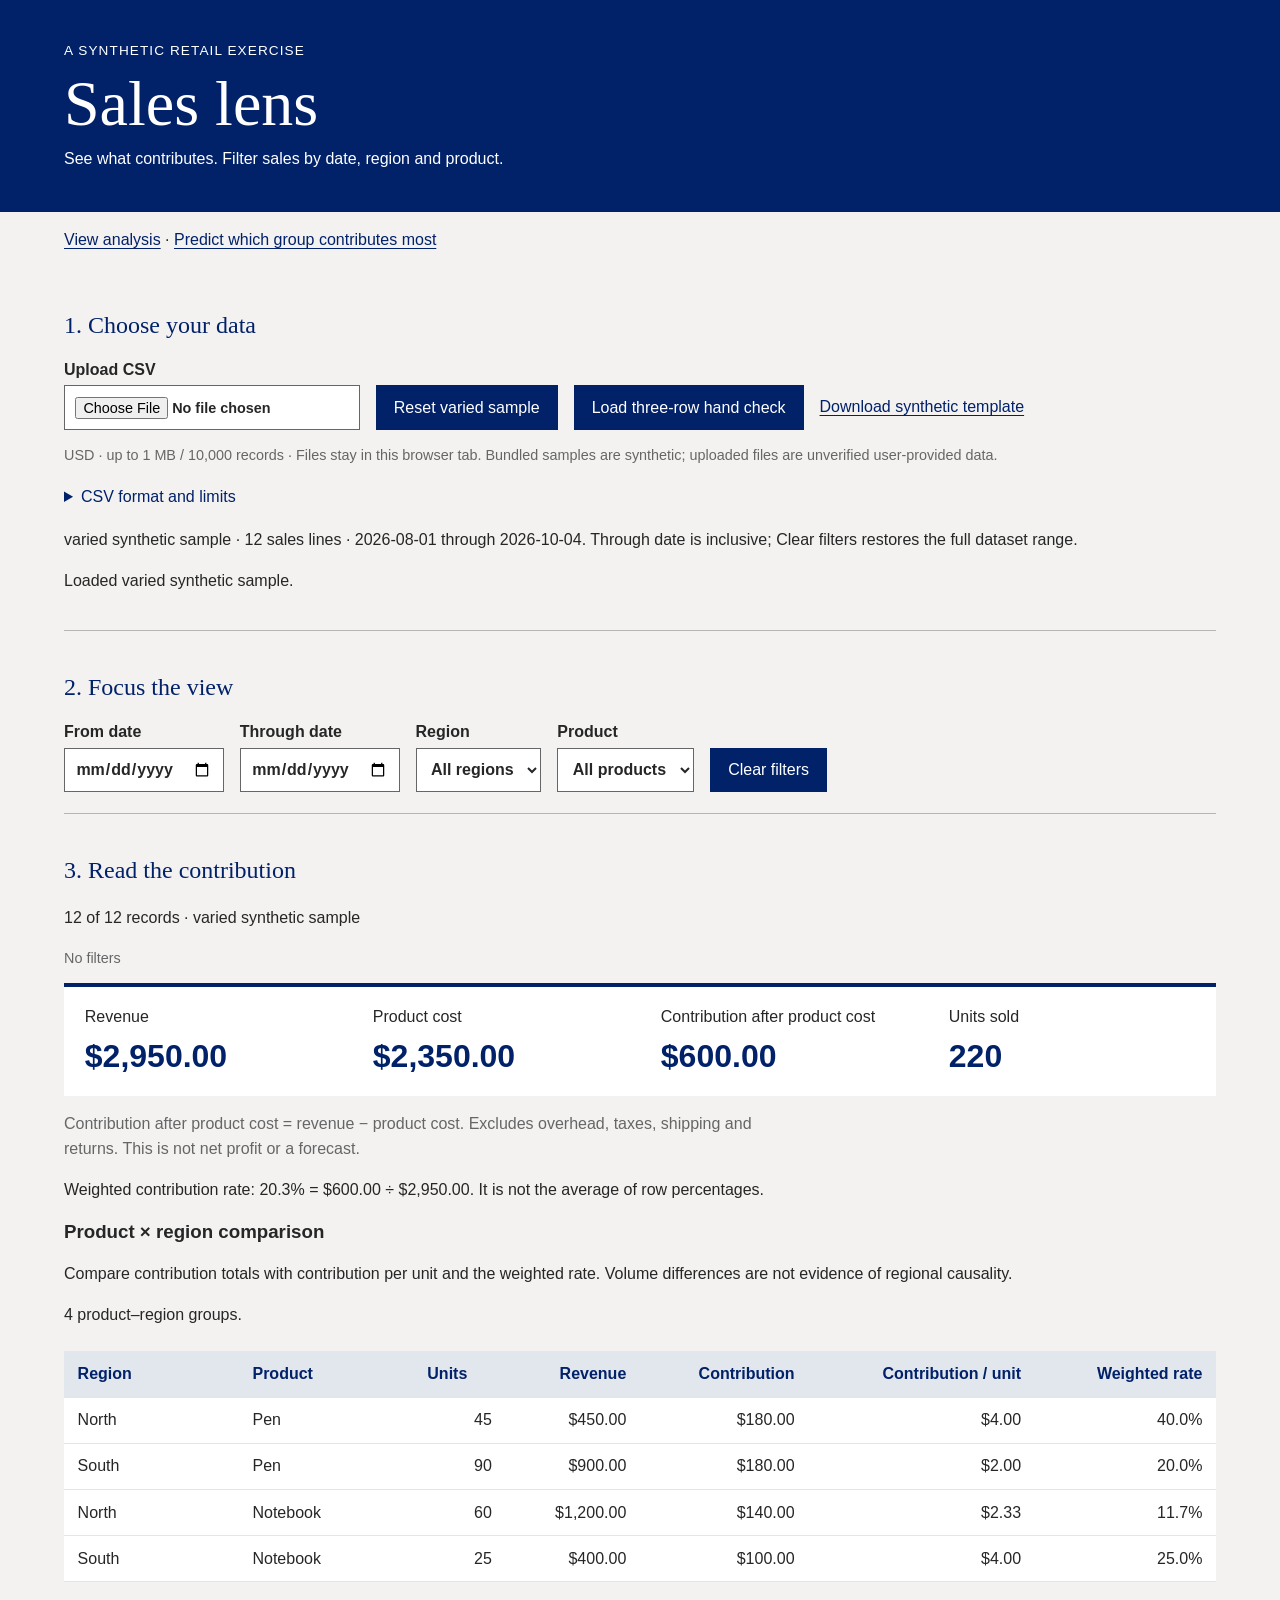
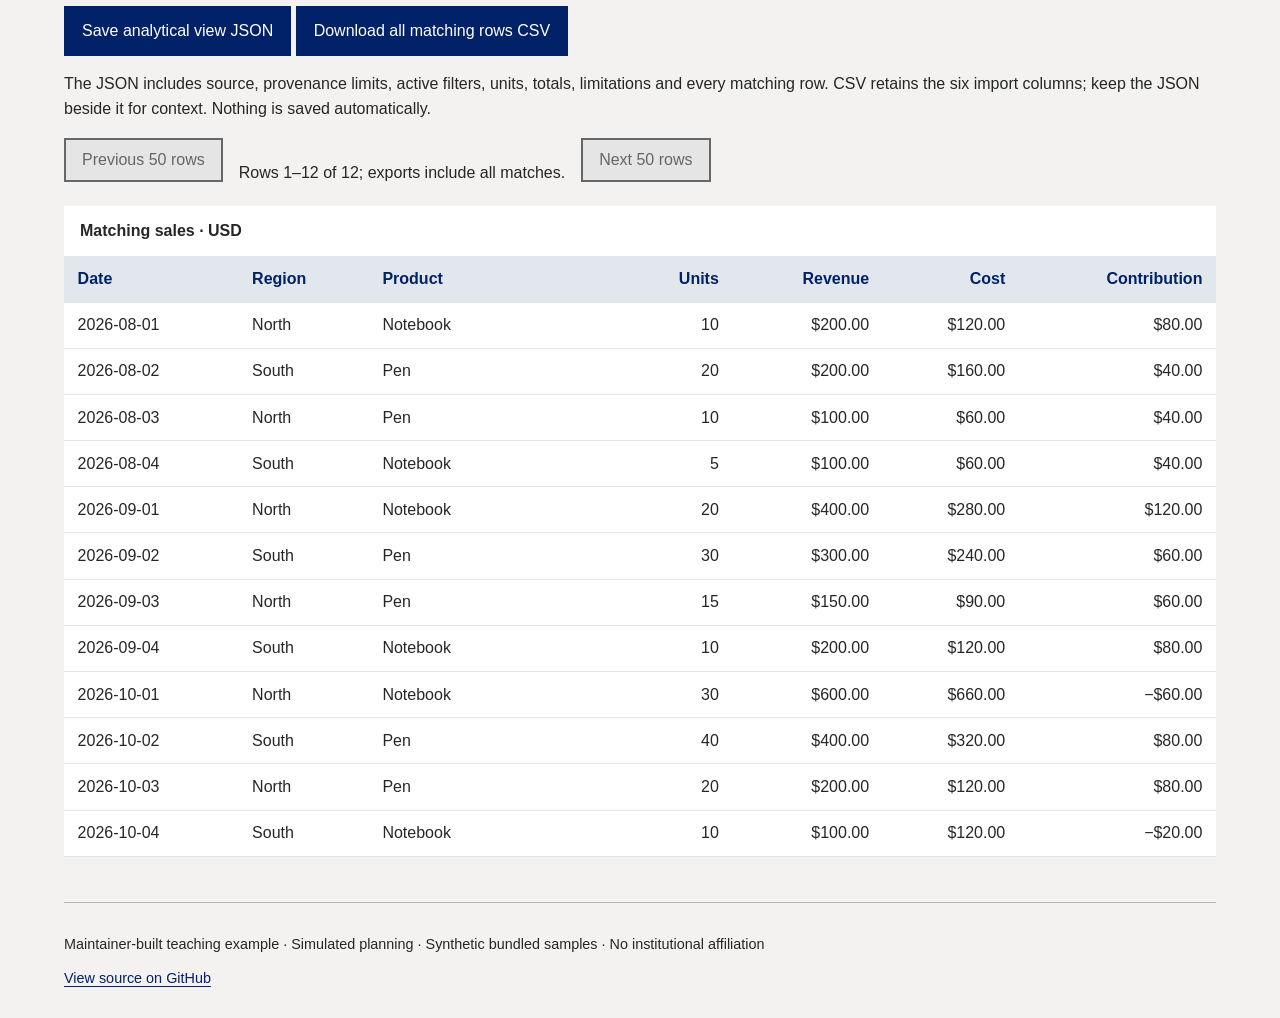
<file: app/index.html>
<!doctype html>
<html lang="en">
<head>
  <meta charset="utf-8">
  <meta name="viewport" content="width=device-width,initial-scale=1">
  <title>Sales lens</title>
  <link rel="stylesheet" href="./style.css?v=5">
  <script type="module" src="./app.js?v=4"></script>
</head>
<body>
  <header><p class="eyebrow">A synthetic retail exercise</p><h1>Sales lens</h1><p>See what contributes. Filter sales by date, region and product.</p></header>
  <main>
    <p><a href="#results-heading">View analysis</a> · <a href="./learn.html">Predict which group contributes most</a></p>
    <section aria-labelledby="data-heading">
      <h2 id="data-heading">1. Choose your data</h2>
      <div class="actions"><label class="file">Upload CSV <input id="upload" type="file" accept=".csv,text/csv" aria-describedby="format"></label><button id="demo" type="button">Reset varied sample</button><button id="hand-check" type="button">Load three-row hand check</button><a href="./template.csv" download>Download synthetic template</a></div>
      <p id="format" class="muted">USD · up to 1 MB / 10,000 records · Files stay in this browser tab. Bundled samples are synthetic; uploaded files are unverified user-provided data.</p>
      <details><summary>CSV format and limits</summary><p>Columns must be <code>date,region,product,quantity,unit_price,unit_cost</code> in that order. Use YYYY-MM-DD dates, whole quantities (0–1,000,000), and nonnegative unit amounts up to $1,000,000 with at most two decimals. Quote names containing commas or quotes. Every field is required; an invalid file is rejected as a whole. Each row is a sales line; there is no transaction ID. Identical rows may be legitimate separate sales and are all summed, never deduplicated.</p></details>
      <p id="coverage"></p><p id="status" role="status">Loading the dashboard…</p>
      <p id="error" role="alert" hidden></p>
    </section>
    <section aria-labelledby="filters-heading">
      <h2 id="filters-heading">2. Focus the view</h2>
      <form id="filters"><label>From date<input type="date" id="start"></label><label>Through date<input type="date" id="end"></label><label>Region<select id="region"><option value="">All regions</option></select></label><label>Product<select id="product"><option value="">All products</option></select></label><button type="reset">Clear filters</button></form>
      <p id="filter-error" role="alert" hidden>From date must be on or before through date.</p>
    </section>
    <section aria-labelledby="results-heading">
      <h2 id="results-heading" tabindex="-1">3. Read the contribution</h2>
      <p id="count" role="status"></p>
      <p id="active-filters" class="muted" role="status"></p>
      <p id="invalid-result" hidden>Results unavailable: correct the date range above. This is not a zero-sales result.</p><div id="valid-result"><div class="metrics"><div><span>Revenue</span><strong id="revenue">—</strong></div><div><span>Product cost</span><strong id="cost">—</strong></div><div><span>Contribution after product cost</span><strong id="profit">—</strong></div><div><span>Units sold</span><strong id="units">—</strong></div></div>
      <p class="note">Contribution after product cost = revenue − product cost. Excludes overhead, taxes, shipping and returns. This is not net profit or a forecast.</p>
      <p id="rate"></p><div id="empty" hidden><p id="empty-message"></p><button id="clear-empty" type="button">Clear these filters</button></div><h3>Product × region comparison</h3><p>Compare contribution totals with contribution per unit and the weighted rate. Volume differences are not evidence of regional causality.</p><p id="group-count"></p><div class="table-wrap" role="region" aria-label="Grouped contribution" tabindex="0"><table><thead><tr><th>Region</th><th>Product</th><th>Units</th><th>Revenue</th><th>Contribution</th><th>Contribution / unit</th><th>Weighted rate</th></tr></thead><tbody id="groups"></tbody></table></div><p><button id="export" type="button">Save analytical view JSON</button> <button id="export-csv" type="button">Download all matching rows CSV</button></p><p>The JSON includes source, provenance limits, active filters, units, totals, limitations and every matching row. CSV retains the six import columns; keep the JSON beside it for context. Nothing is saved automatically.</p><div class="actions"><button id="previous" type="button">Previous 50 rows</button><span id="page-status" role="status"></span><button id="next" type="button">Next 50 rows</button></div>
      <div class="table-wrap" role="region" aria-label="Sales records, scroll horizontally if needed" tabindex="0"><table><caption>Matching sales · USD</caption><thead><tr><th>Date</th><th>Region</th><th>Product</th><th>Units</th><th>Revenue</th><th>Cost</th><th>Contribution</th></tr></thead><tbody id="rows"></tbody></table></div></div>
    </section>
  </main>
  <footer><p>Maintainer-built teaching example · Simulated planning · Synthetic bundled samples · No institutional affiliation</p><a href="https://github.com/jordanmeyer/bab-trial-sales-2026-10-08">View source on GitHub</a></footer>
</body>
</html>
</file>
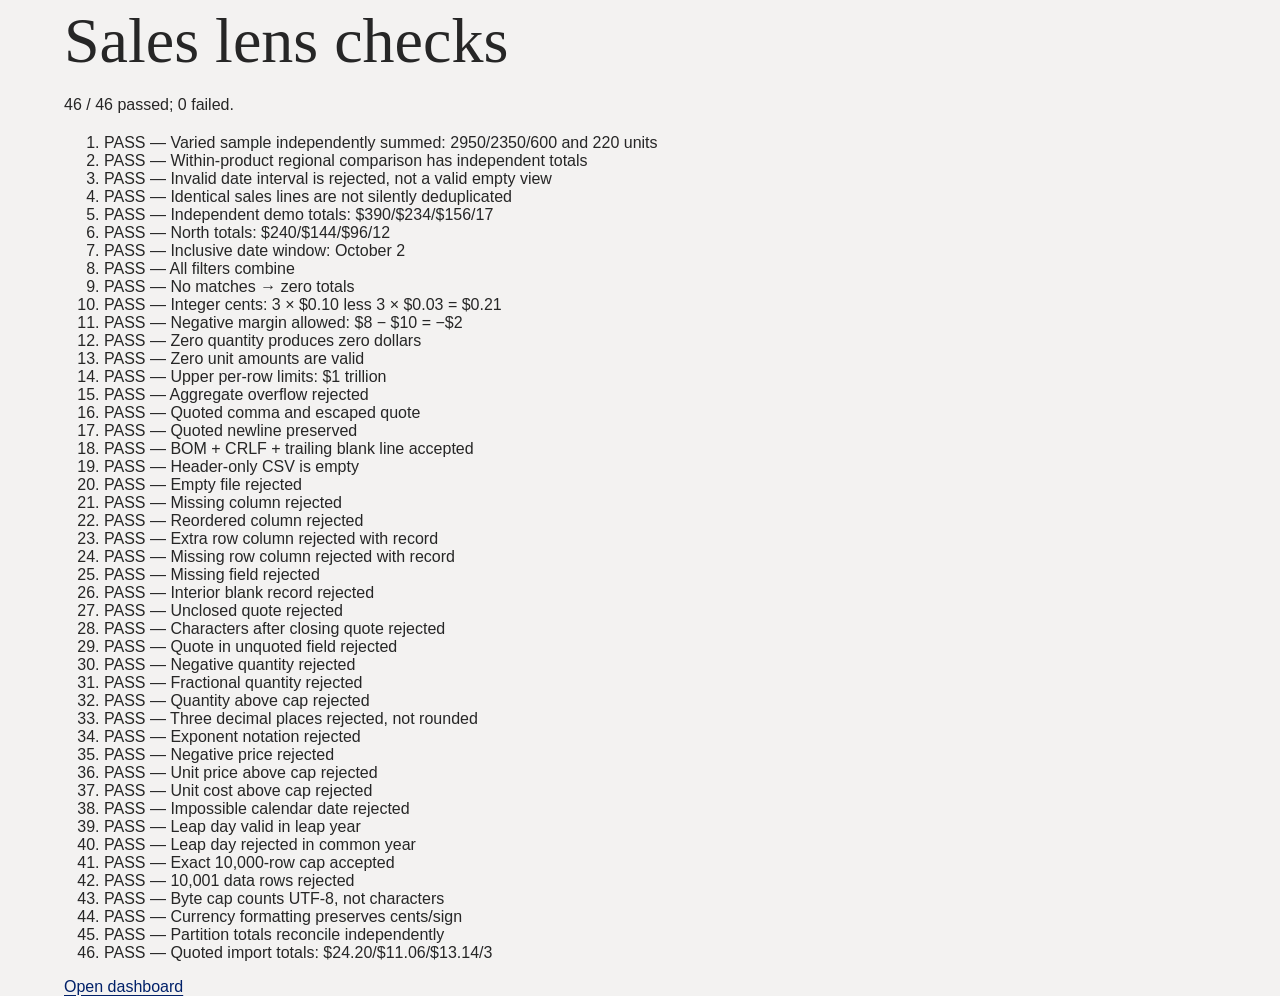
<file: tests/index.html>
<!doctype html>
<html lang="en"><head><meta charset="utf-8"><meta name="viewport" content="width=device-width,initial-scale=1"><title>Sales lens checks</title><link rel="stylesheet" href="../app/style.css"></head>
<body><main><h1>Sales lens checks</h1><p id="summary" role="status">Loading test modules. No pass has been established.</p><ol id="results"></ol><a href="../app/">Open dashboard</a></main>
<script type="module">
try {
  const { cases } = await import('./cases.js');
  let passed = 0;
  for (const [name, run] of cases) {
    const li = document.createElement('li');
    try { run(); passed++; li.textContent = `PASS — ${name}`; }
    catch (error) { li.textContent = `FAIL — ${name}: ${error.message}`; }
    document.querySelector('#results').append(li);
  }
  document.querySelector('#summary').textContent = `${passed} / ${cases.length} passed; ${cases.length - passed} failed.`;
} catch (error) { document.querySelector('#summary').textContent = `ERROR: test modules did not complete — ${error.message}`; }
</script></body></html>
</file>
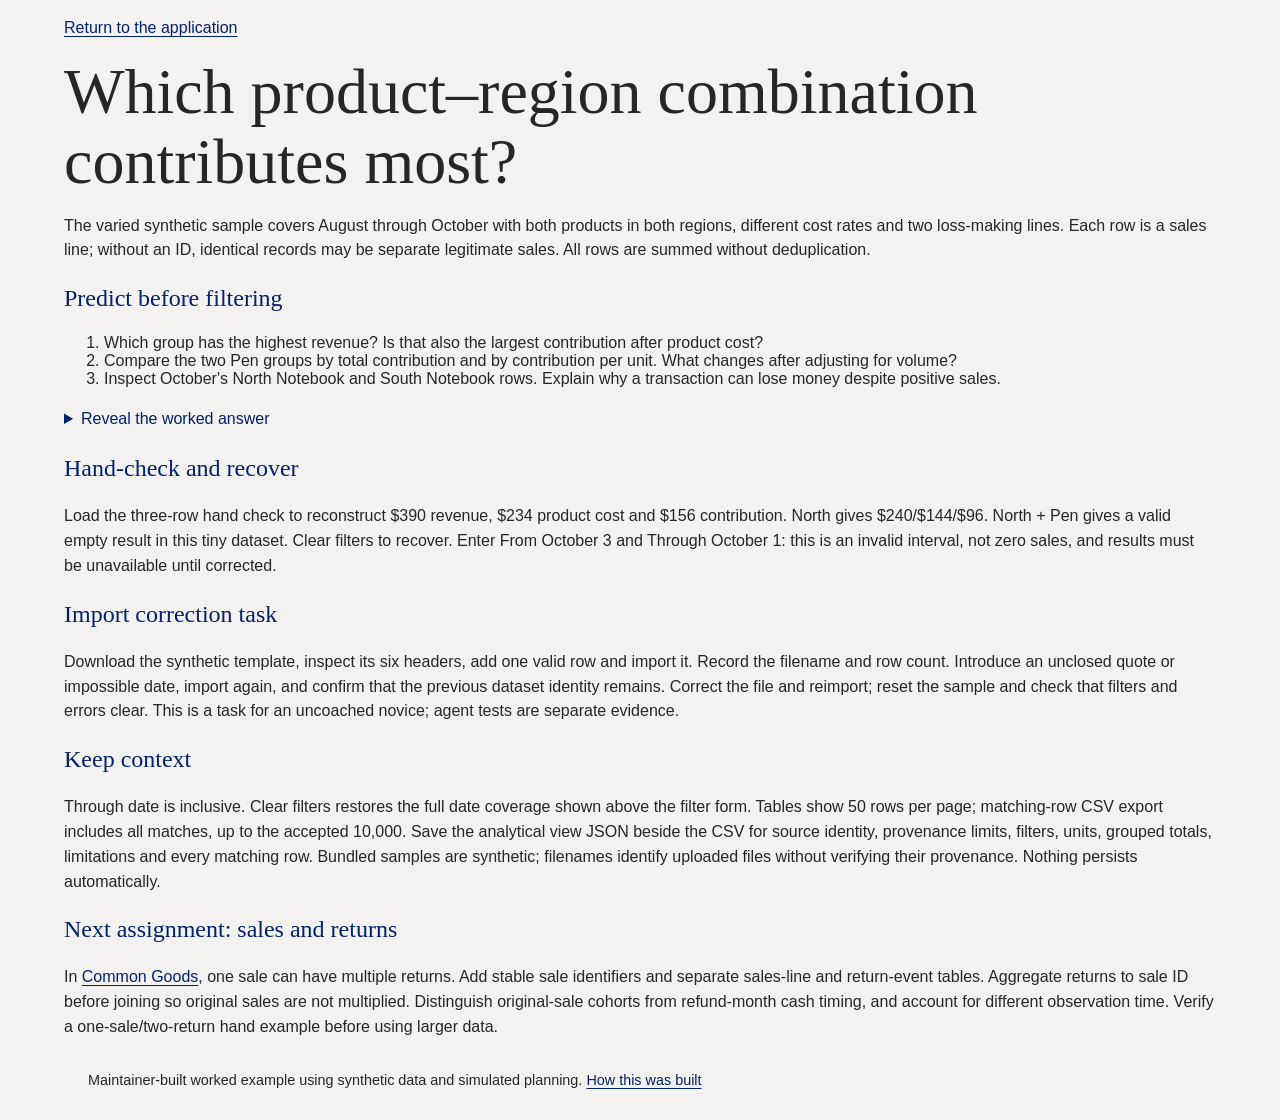
<file: app/learn.html>
<!doctype html><html lang="en"><head><meta charset="utf-8"><meta name="viewport" content="width=device-width,initial-scale=1"><title>Sales worked lesson</title><link rel="stylesheet" href="./style.css?v=5"></head><body><main><p><a href="./">Return to the application</a></p><h1>Which product–region combination contributes most?</h1><p>The varied synthetic sample covers August through October with both products in both regions, different cost rates and two loss-making lines. Each row is a sales line; without an ID, identical records may be separate legitimate sales. All rows are summed without deduplication.</p>
<h2>Predict before filtering</h2><ol><li>Which group has the highest revenue? Is that also the largest contribution after product cost?</li><li>Compare the two Pen groups by total contribution and by contribution per unit. What changes after adjusting for volume?</li><li>Inspect October's North Notebook and South Notebook rows. Explain why a transaction can lose money despite positive sales.</li></ol><details><summary>Reveal the worked answer</summary><p>All 12 rows total $2,950 revenue, $2,350 product cost, $600 contribution and 220 units. The weighted contribution rate is $600/$2,950 = 20.34%; do not average row percentages.</p><div class="table-wrap"><table><thead><tr><th>Group</th><th>Units</th><th>Revenue</th><th>Cost</th><th>Contribution</th><th>Per unit</th></tr></thead><tbody><tr><td>North Notebook</td><td>60</td><td>$1,200</td><td>$1,060</td><td>$140</td><td>$2.33</td></tr><tr><td>North Pen</td><td>45</td><td>$450</td><td>$270</td><td>$180</td><td>$4</td></tr><tr><td>South Pen</td><td>90</td><td>$900</td><td>$720</td><td>$180</td><td>$2</td></tr><tr><td>South Notebook</td><td>25</td><td>$400</td><td>$300</td><td>$100</td><td>$4</td></tr></tbody></table></div><p>North Notebook leads revenue but trails both Pen groups' $180 contribution. North Pen achieves the same contribution as South Pen with half the volume; its weighted rate is 40% versus 20%. These synthetic cost/price/volume differences do not establish a causal regional effect. October North Notebook loses $60 (30 × [$20−$22]); South Notebook loses $20 (10 × [$10−$12]). Overhead, taxes, shipping and returns are absent, so this is not net business profit.</p></details>
<h2>Hand-check and recover</h2><p>Load the three-row hand check to reconstruct $390 revenue, $234 product cost and $156 contribution. North gives $240/$144/$96. North + Pen gives a valid empty result in this tiny dataset. Clear filters to recover. Enter From October 3 and Through October 1: this is an invalid interval, not zero sales, and results must be unavailable until corrected.</p>
<h2>Import correction task</h2><p>Download the synthetic template, inspect its six headers, add one valid row and import it. Record the filename and row count. Introduce an unclosed quote or impossible date, import again, and confirm that the previous dataset identity remains. Correct the file and reimport; reset the sample and check that filters and errors clear. This is a task for an uncoached novice; agent tests are separate evidence.</p>
<h2>Keep context</h2><p>Through date is inclusive. Clear filters restores the full date coverage shown above the filter form. Tables show 50 rows per page; matching-row CSV export includes all matches, up to the accepted 10,000. Save the analytical view JSON beside the CSV for source identity, provenance limits, filters, units, grouped totals, limitations and every matching row. Bundled samples are synthetic; filenames identify uploaded files without verifying their provenance. Nothing persists automatically.</p><h2>Next assignment: sales and returns</h2><p>In <a href="https://jordanmeyer.github.io/bab-example-uploads/">Common Goods</a>, one sale can have multiple returns. Add stable sale identifiers and separate sales-line and return-event tables. Aggregate returns to sale ID before joining so original sales are not multiplied. Distinguish original-sale cohorts from refund-month cash timing, and account for different observation time. Verify a one-sale/two-return hand example before using larger data.</p><footer>Maintainer-built worked example using synthetic data and simulated planning. <a href="https://github.com/jordanmeyer/bab-trial-sales-2026-10-08/blob/main/BUILD-STORY.md">How this was built</a></footer></main></body></html>
</file>
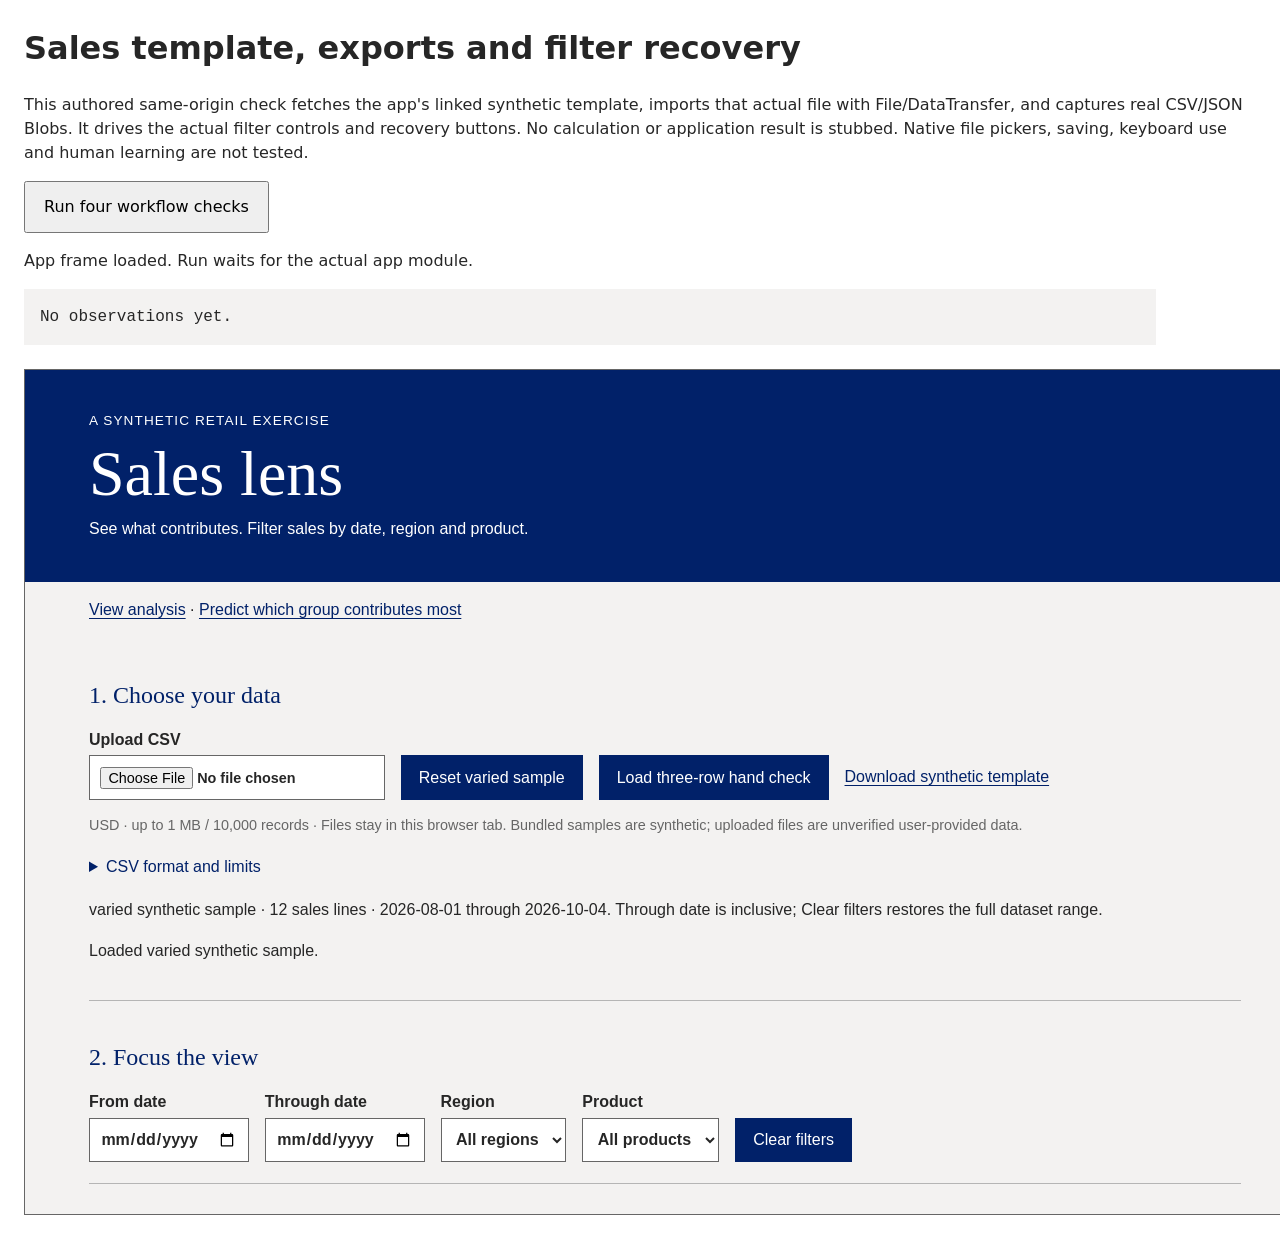
<file: tests/export-workflow.html>
<!doctype html>
<html lang="en">
<head><meta charset="utf-8"><meta name="viewport" content="width=device-width,initial-scale=1"><title>Sales template, exports and filter recovery</title><style>body{font:16px/1.5 system-ui,sans-serif;margin:24px;color:#262626}button{font:inherit;padding:12px 18px}pre{white-space:pre-wrap;overflow-wrap:anywhere;background:#f3f2f1;padding:16px;max-width:1100px}iframe{display:block;width:1280px;height:844px;border:1px solid #666;margin-top:24px}.pass{color:#1d6363}.fail{color:#993d00}</style></head>
<body>
<h1>Sales template, exports and filter recovery</h1>
<p>This authored same-origin check fetches the app's linked synthetic template, imports that actual file with File/DataTransfer, and captures real CSV/JSON Blobs. It drives the actual filter controls and recovery buttons. No calculation or application result is stubbed. Native file pickers, saving, keyboard use and human learning are not tested.</p>
<button id="run" disabled>Run four workflow checks</button><p id="status" role="status">Loading the app…</p><ol id="results"></ol><pre id="report">No observations yet.</pre><iframe title="Sales lens application under test"></iframe>
<script>
const frame=document.querySelector('iframe'),run=document.querySelector('#run'),status=document.querySelector('#status'),results=document.querySelector('#results'),report=document.querySelector('#report');
const header='date,region,product,quantity,unit_price,unit_cost',fileName='synthetic-template-review.csv';
const assert=(value,message)=>{if(!value)throw Error(message);};
const $=id=>frame.contentDocument.getElementById(id);
function waitFor(condition,label){return new Promise((resolve,reject)=>{const check=()=>{if(!condition())return;observer.disconnect();clearTimeout(timer);resolve();};const observer=new MutationObserver(check),timer=setTimeout(()=>{observer.disconnect();reject(Error(label+' did not complete within 10 seconds.'));},10000);observer.observe(frame.contentDocument.body,{subtree:true,childList:true,characterData:true,attributes:true});check();});}
function state(){return {status:$('status').textContent,sourceCount:$('count').textContent,coverage:$('coverage').textContent,filters:Object.fromEntries(['start','end','region','product'].map(id=>[id,$(id).value])),activeFilters:$('active-filters').textContent,revenue:$('revenue').textContent,cost:$('cost').textContent,contribution:$('profit').textContent,units:$('units').textContent,filterError:$('filter-error').hidden?null:$('filter-error').textContent,importError:$('error').hidden?null:$('error').textContent,invalidResultVisible:!$('invalid-result').hidden,validResultVisible:!$('valid-result').hidden,emptyVisible:!$('empty').hidden,emptyMessage:$('empty-message').textContent,rows:[...$('rows').rows].map(row=>[...row.cells].map(cell=>cell.textContent)),groups:[...$('groups').rows].map(row=>[...row.cells].map(cell=>cell.textContent))};}
function filters(values){for(const [id,value]of Object.entries(values)){$(id).value=value;assert($(id).value===value,'Missing or invalid filter value: '+id+'='+value);$(id).dispatchEvent(new frame.contentWindow.Event('input',{bubbles:true}));}}
function captureDownloads(){const w=frame.contentWindow,create=w.URL.createObjectURL,click=w.HTMLAnchorElement.prototype.click,blobs=new Map(),downloads=[];w.URL.createObjectURL=function(blob){const url=create.call(this,blob);blobs.set(url,blob);return url;};w.HTMLAnchorElement.prototype.click=function(){if(this.download&&blobs.has(this.href)){downloads.push({name:this.download,blob:blobs.get(this.href)});return;}return click.call(this);};return {downloads,restore(){w.URL.createObjectURL=create;w.HTMLAnchorElement.prototype.click=click;}};}
run.onclick=async()=>{
 run.disabled=true;results.replaceChildren();status.textContent='Running four actual app workflows…';const observations=[];let capture;
 const show=()=>{report.textContent=JSON.stringify({scope:'Linked-template fetch, authored File/DataTransfer import and real generated Blob capture; native picker/save and human tasks not observed.',environment:{userAgent:navigator.userAgent,appURL:frame.contentWindow.location.href,frameWidth:frame.contentWindow.innerWidth,frameHeight:frame.contentWindow.innerHeight},observations},null,2);};
 const record=(name,details)=>{observations.push({name,status:'PASS',observedAt:new Date().toISOString(),...details});const li=document.createElement('li');li.className='pass';li.textContent='PASS — '+name;results.append(li);show();};
 try{
  await waitFor(()=>$('status').textContent.startsWith('Loaded '),'Initial app load');
  $('demo').click();const d=frame.contentDocument,w=frame.contentWindow,link=d.querySelector('a[download][href="./template.csv"]');assert(link,'The app has no linked template download.');
  const response=await fetch(link.href);assert(response.ok,'The linked template did not load.');const template=await response.text(),lines=template.trimEnd().split(/\r?\n/);
  assert(lines[0]===header&&lines.length===13,'The linked synthetic template must contain the six headers and 12 data lines.');
  const transfer=new w.DataTransfer();transfer.items.add(new w.File([template],fileName,{type:'text/csv'}));$('upload').files=transfer.files;$('upload').dispatchEvent(new w.Event('change',{bubbles:true}));
  await waitFor(()=>$('status').textContent===`Loaded ${fileName}.`,'Linked-template import');
  const loaded=state();assert(loaded.sourceCount===`12 of 12 records · ${fileName}`&&loaded.rows.length===12&&!loaded.importError,'Imported template identity/count is incorrect.');
  assert(loaded.revenue==='$2,950.00'&&loaded.cost==='$2,350.00'&&loaded.contribution==='$600.00'&&loaded.units==='220','Actual linked template differs from the independent twelve-row totals.');
  record('Actual linked template has 12 rows and imports with exact source identity and totals',{templateURL:link.href,header:lines[0],dataLines:lines.length-1,firstDataLine:lines[1],lastDataLine:lines.at(-1),view:loaded});

  filters({start:'2026-09-01',end:'2026-10-31',region:'North',product:'Pen'});const selected=state();
  assert(selected.sourceCount===`2 of 12 records · ${fileName}`&&selected.revenue==='$350.00'&&selected.cost==='$210.00'&&selected.contribution==='$140.00'&&selected.units==='35','September–October North Pen view differs from 15+20 units at $10/$6.');
  capture=captureDownloads();$('export-csv').click();$('export').click();assert(capture.downloads.length===2,'Expected one matching CSV and one context JSON download.');
  const csv=capture.downloads.find(item=>item.name==='sales-matching-rows.csv'),json=capture.downloads.find(item=>item.name==='sales-view-context-and-rows.json');assert(csv&&json,'Generated download filenames are incorrect.');
  const [csvText,jsonText]=await Promise.all([csv.blob.text(),json.blob.text()]),saved=JSON.parse(jsonText);
  const expectedCSV=header+'\n"2026-09-03","North","Pen","15","10.00","6.00"\n"2026-10-03","North","Pen","20","10.00","6.00"\n';
  assert(csvText===expectedCSV,'Generated matching CSV differs from both exact selected sales lines.');
  assert(saved.format==='sales-lens-view-v1'&&saved.source===fileName&&JSON.stringify(saved.filters)===JSON.stringify(selected.filters),'JSON source identity or active filters differ from the completed view.');
  assert(saved.units.includes('USD integer cents')&&saved.units.includes('quantity is whole units')&&saved.provenance.includes('imported data is unverified')&&saved.limits.includes('overhead'),'JSON omits its units, provenance or model limits.');
  const expectedSummary={revenue:35000,cost:21000,profit:14000,units:35};
  assert(JSON.stringify(saved.summary)===JSON.stringify(expectedSummary),'JSON totals differ from independent integer-cent totals.');
  assert(saved.groups.length===1&&saved.groups[0].region==='North'&&saved.groups[0].product==='Pen'&&Object.entries(expectedSummary).every(([key,value])=>saved.groups[0][key]===value),'JSON group identity or totals differ from the selected group.');
  assert(JSON.stringify(saved.rows.map(row=>[row.date,row.region,row.product,row.quantity,row.price,row.cost]))===JSON.stringify([['2026-09-03','North','Pen',15,1000,600],['2026-10-03','North','Pen',20,1000,600]]),'JSON raw rows differ from the CSV/view or confuse cents with dollars.');
  record('Filtered matching CSV and analytical JSON agree on rows, source, cents, filters, totals and group',{view:selected,exports:[{name:csv.name,type:csv.blob.type,text:csvText},{name:json.name,type:json.blob.type,value:saved}]});

  filters({start:'2026-10-03',end:'2026-10-01'});const invalid=state();
  assert(invalid.filterError&&invalid.invalidResultVisible&&!invalid.validResultVisible&&invalid.sourceCount===`Invalid filter; 12 source records remain loaded from ${fileName}.`,'Reversed dates must hide invalid results while preserving source identity.');
  assert($('start').getAttribute('aria-invalid')==='true'&&$('end').getAttribute('aria-invalid')==='true','Both invalid interval controls must identify their error.');
  d.querySelector('#filters button[type="reset"]').click();await waitFor(()=>$('count').textContent===`12 of 12 records · ${fileName}`&&$('filter-error').hidden,'Clear invalid date filters');const recovered=state();
  assert(Object.values(recovered.filters).every(value=>value==='')&&recovered.validResultVisible&&!recovered.invalidResultVisible&&recovered.revenue==='$2,950.00'&&recovered.contribution==='$600.00','Clear filters did not restore the complete imported view.');
  record('Reversed dates are invalid, not zero sales; actual Clear filters restores the imported dataset',{invalid,recovered});

  filters({start:'2027-01-01',end:'2027-12-31',region:'North',product:'Pen'});const empty=state();
  assert(empty.sourceCount===`0 of 12 records · ${fileName}`&&empty.emptyVisible&&empty.validResultVisible&&!empty.invalidResultVisible&&!empty.filterError&&empty.rows.length===0&&empty.revenue==='$0.00'&&empty.cost==='$0.00'&&empty.contribution==='$0.00'&&empty.units==='0','A valid empty interval must show zero matched sales, not an invalid filter or stale totals.');
  assert(empty.emptyMessage.includes(fileName)&&empty.emptyMessage.includes('2027-01-01')&&empty.emptyMessage.includes('North'),'Empty-state explanation omits source or active scope.');
  $('clear-empty').click();await waitFor(()=>$('count').textContent===`12 of 12 records · ${fileName}`&&$('empty').hidden,'Empty-state Clear these filters');const afterEmpty=state();
  assert(Object.values(afterEmpty.filters).every(value=>value==='')&&afterEmpty.rows.length===12&&afterEmpty.revenue==='$2,950.00'&&afterEmpty.contribution==='$600.00','Empty-state recovery did not restore the imported source and complete totals.');
  record('Valid no-match scope is explained and its actual recovery button restores all imported rows',{empty,recovered:afterEmpty});
  status.textContent='4/4 passed. Actual app import/filter/export code exercised; native saving and human tasks remain unverified.';
 }catch(error){observations.push({status:'FAIL',error:error.message,current:state()});const li=document.createElement('li');li.className='fail';li.textContent='FAIL — '+error.message;results.append(li);status.textContent='FAILED — '+error.message;show();}
 finally{capture?.restore();run.disabled=false;}
};
frame.addEventListener('load',()=>{if(!$('filters'))return;run.disabled=false;status.textContent='App frame loaded. Run waits for the actual app module.';});
frame.src='../app/';
</script>
</body>
</html>
</file>
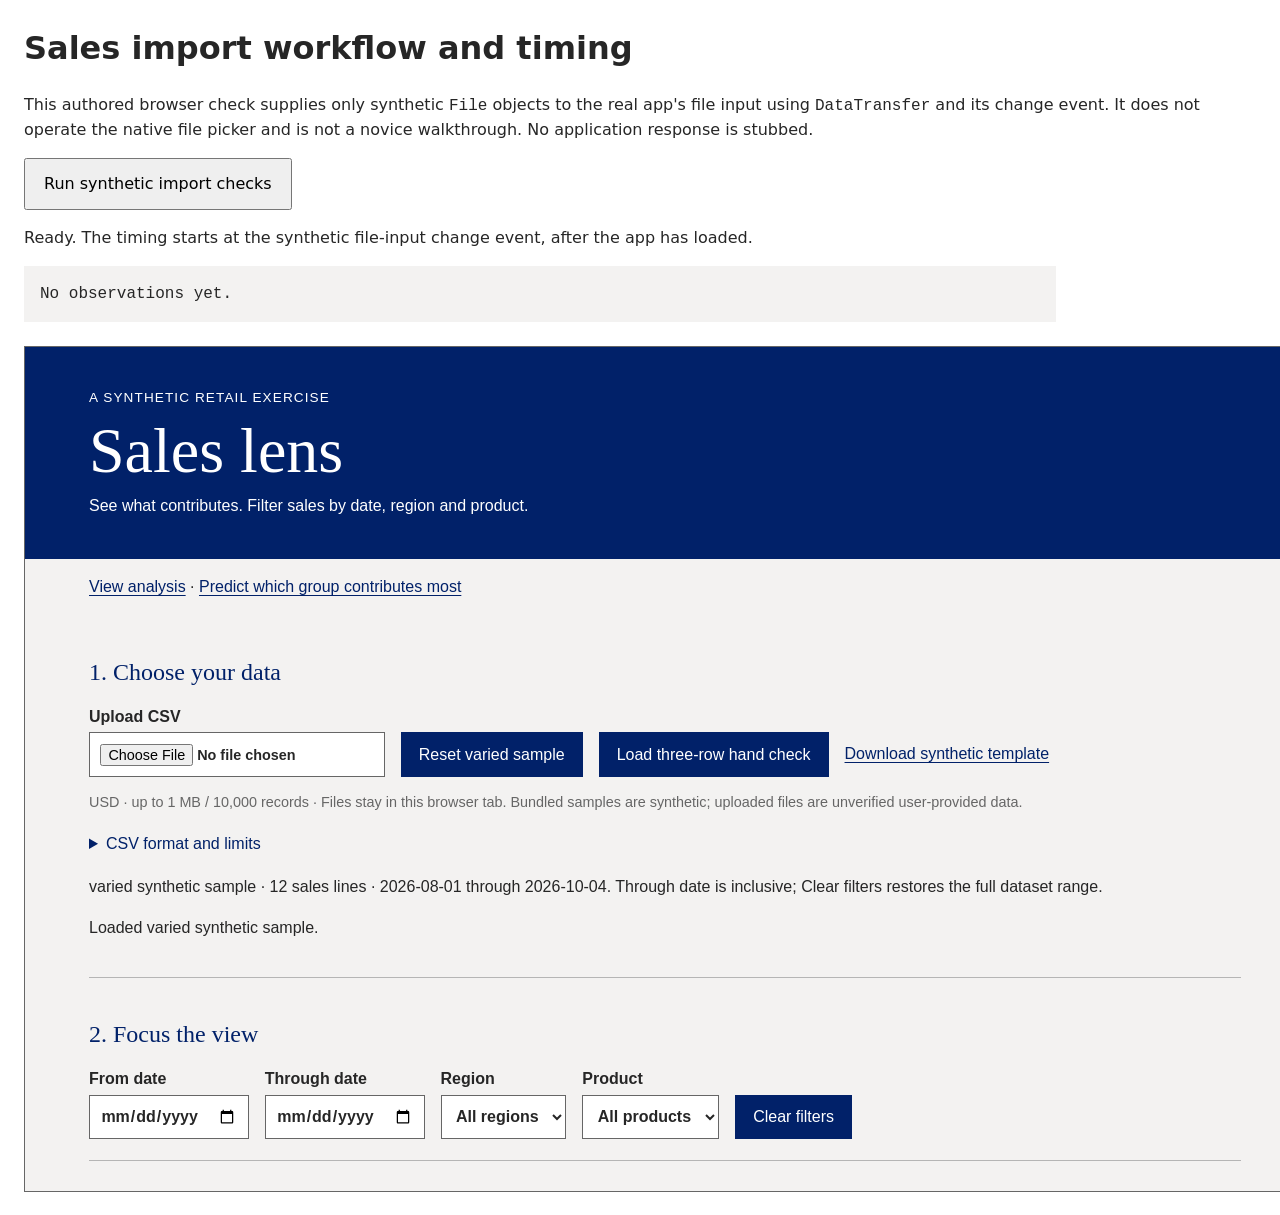
<file: tests/import-workflow.html>
<!doctype html><html lang="en"><head><meta charset="utf-8"><meta name="viewport" content="width=device-width,initial-scale=1"><title>Sales import workflow and timing</title><style>body{font:16px/1.5 system-ui,sans-serif;margin:24px;color:#262626}button{font:inherit;padding:12px 18px}pre{white-space:pre-wrap;overflow-wrap:anywhere;background:#f3f2f1;padding:16px;max-width:1000px}iframe{display:block;width:1280px;height:844px;border:1px solid #666;margin-top:24px}</style></head><body><h1>Sales import workflow and timing</h1><p>This authored browser check supplies only synthetic <code>File</code> objects to the real app's file input using <code>DataTransfer</code> and its change event. It does not operate the native file picker and is not a novice walkthrough. No application response is stubbed.</p><button id="run" disabled>Run synthetic import checks</button><p id="status" role="status">Loading the app…</p><pre id="report">No observations yet.</pre><iframe title="Sales application under test" src="../app/"></iframe><script>
const frame=document.querySelector('iframe'),run=document.querySelector('#run'),status=document.querySelector('#status'),report=document.querySelector('#report');
const header='date,region,product,quantity,unit_price,unit_cost\n';
const assert=(value,message)=>{if(!value)throw Error(message);};
frame.addEventListener('load',()=>{run.disabled=false;status.textContent='Ready. The timing starts at the synthetic file-input change event, after the app has loaded.';});
function waitFor(d,condition){return new Promise((resolve,reject)=>{const check=()=>{if(!condition())return;observer.disconnect();clearTimeout(timer);resolve();};const observer=new MutationObserver(check),timer=setTimeout(()=>{observer.disconnect();reject(Error('Expected app result did not arrive within 30 seconds.'));},30000);observer.observe(d.body,{subtree:true,childList:true,characterData:true,attributes:true});check();});}
run.onclick=async()=>{
 run.disabled=true;status.textContent='Running four synthetic import scenarios…';const records=[],d=frame.contentDocument,w=frame.contentWindow,$=id=>d.getElementById(id);
 const snapshot=()=>({status:$('status').textContent,sourceAndCount:$('count').textContent,coverage:$('coverage').textContent,revenue:$('revenue').textContent,cost:$('cost').textContent,contribution:$('profit').textContent,units:$('units').textContent,detailRows:d.querySelectorAll('#rows tr').length,groupRows:d.querySelectorAll('#groups tr').length,groupNotice:$('group-count').textContent,error:$('error').hidden?null:$('error').textContent});
 async function importFile(text,name,rejected=false){
  const file=new w.File([text],name,{type:'text/csv'}),transfer=new w.DataTransfer();transfer.items.add(file);$('upload').files=transfer.files;
  let dispatched=false;const complete=waitFor(d,()=>dispatched&&(rejected?$('status').textContent.startsWith('Import rejected.')&&!$('error').hidden:$('status').textContent===`Loaded ${name}.`&&$('error').hidden));
  const started=performance.now();dispatched=true;$('upload').dispatchEvent(new w.Event('change',{bubbles:true}));await complete;const eventToResultsMs=performance.now()-started;
  await new Promise(resolve=>requestAnimationFrame(()=>requestAnimationFrame(resolve)));
  return {file:name,bytes:file.size,eventToResultsMs:Number(eventToResultsMs.toFixed(1)),throughFollowingPaintFrameMs:Number((performance.now()-started).toFixed(1)),...snapshot()};
 }
 function record(name,observation){records.push({name,passed:true,...observation});report.textContent=JSON.stringify({observations:records},null,2);}
 try{
  const maximum=header+Array.from({length:10000},(_,i)=>`2026-10-01,R${i},P${i},1,10,4`).join('\n')+'\n';
  const max=await importFile(maximum,'synthetic-10000-unique-groups.csv');
  assert(max.bytes<=1000000,'Synthetic maximum fixture exceeded the app byte cap.');assert(max.detailRows===50&&max.groupRows===50,'Displayed DOM tables are not bounded at 50 rows.');assert(max.sourceAndCount.startsWith('10,000 of 10,000'),'Maximum record count was not accepted.');assert(max.groupNotice.includes('top 50 of 10000'),'Unique-group cap is not explained.');assert(max.revenue==='$100,000.00'&&max.cost==='$40,000.00'&&max.contribution==='$60,000.00'&&max.units==='10,000','Maximum fixture totals differ from independent multiplication.');record('10,000 imported rows and 10,000 unique groups; both DOM tables limited to 50',max);
  const invalid=await importFile(header+'2026-10-01,North,"Notebook,2,10.10,3.03\n','synthetic-correction.csv',true);
  assert(invalid.error.includes('unclosed quote'),'Malformed quote did not produce its precise error.');assert(invalid.sourceAndCount===max.sourceAndCount&&invalid.revenue===max.revenue&&invalid.detailRows===50&&invalid.groupRows===50,'Rejected import replaced the last valid data or source identity.');record('Malformed quote rejected; maximum source and results retained',invalid);
  const corrected=await importFile(header+'2026-10-01,North,"Notebook, Blue",2,10.10,3.03\n2026-10-02,South,Pen,1,4,5\n','synthetic-correction.csv');
  assert(corrected.sourceAndCount==='2 of 2 records · synthetic-correction.csv'&&corrected.detailRows===2&&!corrected.error,'Corrected import did not recover source/count/error state.');assert(corrected.revenue==='$24.20'&&corrected.cost==='$11.06'&&corrected.contribution==='$13.14'&&corrected.units==='3','Corrected fixture independent cents differ.');record('Same filename corrected and reimported; exact cents and identity recovered',corrected);
  const collision=await importFile(header+'2026-10-01,A,B / C,1,10,4\n2026-10-01,A / B,C,1,20,4\n','synthetic-delimiter-labels.csv');
  const identities=[...d.querySelectorAll('#groups tr')].map(tr=>[...tr.cells].slice(0,2).map(td=>td.textContent));
  assert(JSON.stringify(identities)===JSON.stringify([['A / B','C'],['A','B / C']]),'Region/product identity is not separately readable.');assert([...d.querySelectorAll('#groups tr')].every(tr=>tr.cells.length===7),'Expected separate Region and Product columns.');record('Names that collide when concatenated remain distinct in separate cells',{...collision,identities});
  status.textContent='4/4 passed. These are actual app import/render observations with authored synthetic events.';
 }catch(error){status.textContent='FAILED — '+error.message;records.push({passed:false,error:error.message,current:snapshot()});}
 report.textContent=JSON.stringify({scope:'Authored same-origin synthetic File/DataTransfer event through real app import and rendering; not native picker or human evidence.',environment:{userAgent:navigator.userAgent,logicalCores:navigator.hardwareConcurrency,iframeWidth:w.innerWidth,iframeHeight:w.innerHeight},timing:'Event dispatch to completed result DOM, followed by two animation frames. Includes File.text, parsing, grouping and DOM work. One configured-browser run does not establish intended-student-device comfort.',observations:records},null,2);run.disabled=false;
};
</script></body></html>
</file>
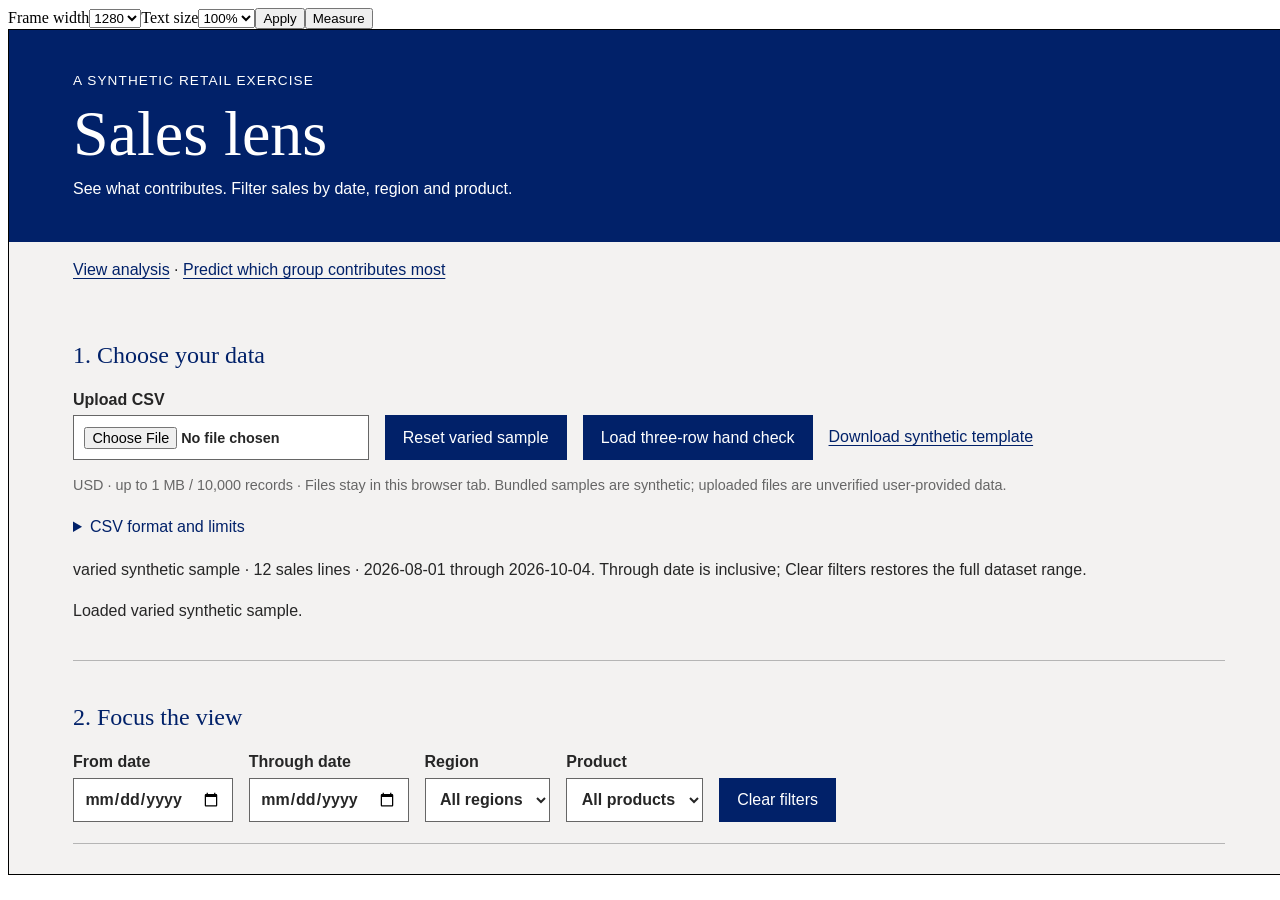
<file: tests/layout.html>
<!doctype html><meta charset="utf-8"><title>Original app layout review</title><label>Frame width<select id="width"><option>1280</option><option>390</option><option>320</option></select></label><label>Text size<select id="text"><option value="100">100%</option><option value="200">200%</option></select></label><button id="apply">Apply</button><button id="measure">Measure</button><iframe title="Application" src="../app/" style="display:block;width:1280px;height:844px;border:1px solid"></iframe><pre id="report"></pre><script>
const frame=document.querySelector('iframe');document.querySelector('#apply').onclick=()=>{const width=Number(document.querySelector('#width').value);frame.style.width=width+'px';const factor=Number(document.querySelector('#text').value)/100;for(const el of frame.contentDocument.querySelectorAll('*')){el.dataset.originalFont ||= frame.contentWindow.getComputedStyle(el).fontSize;}for(const el of frame.contentDocument.querySelectorAll('*'))el.style.fontSize=(parseFloat(el.dataset.originalFont)*factor)+'px';};document.querySelector('#measure').onclick=()=>{const d=frame.contentDocument;document.querySelector('#report').textContent=JSON.stringify({width:d.documentElement.clientWidth,scroll:d.documentElement.scrollWidth,labels:[...d.querySelectorAll('h1,h2')].map(e=>e.textContent),visibleRows:d.querySelectorAll('#rows tr,#ledger tr').length,focused:d.activeElement.outerHTML.slice(0,250)},null,2);};</script>
</file>
<file: app/style.css>
:root { color-scheme: light; font-family: Arial, sans-serif; color: #262626; background: #F3F2F1; }
* { box-sizing: border-box; }
body { margin: 0; }
header { background: #012169; color: white; padding: 2rem max(1.25rem, calc((100% - 72rem)/2)); }
h1 { margin: .4rem 0; font: 400 clamp(2.5rem, 5vw, 4rem)/1.1 Georgia, serif; }
h2 { font: 400 1.5rem/1.3 Georgia, serif; color: #012169; }
p { line-height: 1.55; }
header p { margin: .5rem 0; }
.eyebrow { font-size: .85rem; letter-spacing: .08em; text-transform: uppercase; }
main, footer { max-width: 75rem; margin: auto; padding: 0 1.5rem; }
section { padding: 1.3rem 0; border-bottom: 1px solid #B5B5B5; }
.actions, form { display: flex; align-items: end; gap: 1rem; flex-wrap: wrap; }
label { display: grid; gap: .4rem; font-weight: bold; }
input, select, button { font: inherit; min-height: 2.8rem; border: 1px solid #666; border-radius: 0; padding: .65rem; background: white; color: #262626; }
input[type=file] { max-width: 100%; font-size: .9rem; }
button { border: 2px solid #012169; background: #012169; color: white; cursor: pointer; padding: .65rem 1rem; }
button:hover { background: #00539B; }
a { color: #012169; text-underline-offset: .2em; }
a:hover { color: #00539B; }
:focus-visible { outline: 3px solid #00539B; outline-offset: 3px; box-shadow: 0 0 0 3px white; }
.actions a { padding: .85rem 0; }
.muted { color: #666; font-size: .9rem; }
summary { cursor: pointer; color: #012169; padding: .35rem 0; }
details p { max-width: 70ch; }
code, #active-filters { overflow-wrap: anywhere; }
#error, #filter-error { border-left: 4px solid #C84E00; background: #FCF7E5; padding: 1rem; }
.metrics { display: grid; grid-template-columns: repeat(auto-fit, minmax(min(100%, 15em), 1fr)); background: white; border-top: 4px solid #012169; }
.metrics div { padding: 1.3rem; min-width: 0; }
.metrics span { display: block; margin-bottom: .75rem; }
.metrics strong { font-size: clamp(1.4rem, 2.5vw, 2rem); color: #012169; overflow-wrap: anywhere; font-variant-numeric: tabular-nums; }
.metrics .negative { color: #A13E00; }
.note { max-width: 80ch; color: #666; }
.table-wrap { overflow-x: auto; background: white; margin: 1.5rem 0; }
table { width: 100%; border-collapse: collapse; font-variant-numeric: tabular-nums; }
caption { text-align: left; padding: 1rem; font-weight: bold; }
th, td { text-align: left; padding: .85rem; border-bottom: 1px solid #E5E5E5; }
th { color: #012169; background: #E2E6ED; }
th:nth-child(n+4), td:nth-child(n+4) { text-align: right; white-space: nowrap; }
td:nth-child(3) { min-width: 10rem; overflow-wrap: anywhere; }
footer { padding-top: 1rem; padding-bottom: 2rem; font-size: .9rem; }
@media (max-width: 650px) { main, footer { padding-left: 1rem; padding-right: 1rem; } form { display: grid; grid-template-columns: 1fr 1fr; } form label { min-width: 0; } input, select { width: 100%; min-width: 0; } .file { width: 100%; } .metrics div { padding: 1rem; } }
[hidden] { display:none; } button:disabled { background:#E5E5E5; color:#666; border-color:#666; cursor:default; } #coverage,#count,#empty-message { overflow-wrap:anywhere; } .table-wrap td:first-child { overflow-wrap:anywhere; } #invalid-result { border-left:4px solid #C84E00; padding:1rem; background:#FCF7E5; } details { margin:1rem 0; } #groups td { min-width:0; } #groups td:nth-child(-n+2) { min-width:8rem; overflow-wrap:anywhere; white-space:normal; } #groups th:nth-child(n+3),#groups td:nth-child(n+3) { text-align:right; } #groups th { white-space:normal; }

#rows td:first-child { white-space: nowrap; overflow-wrap: normal; }
</file>
